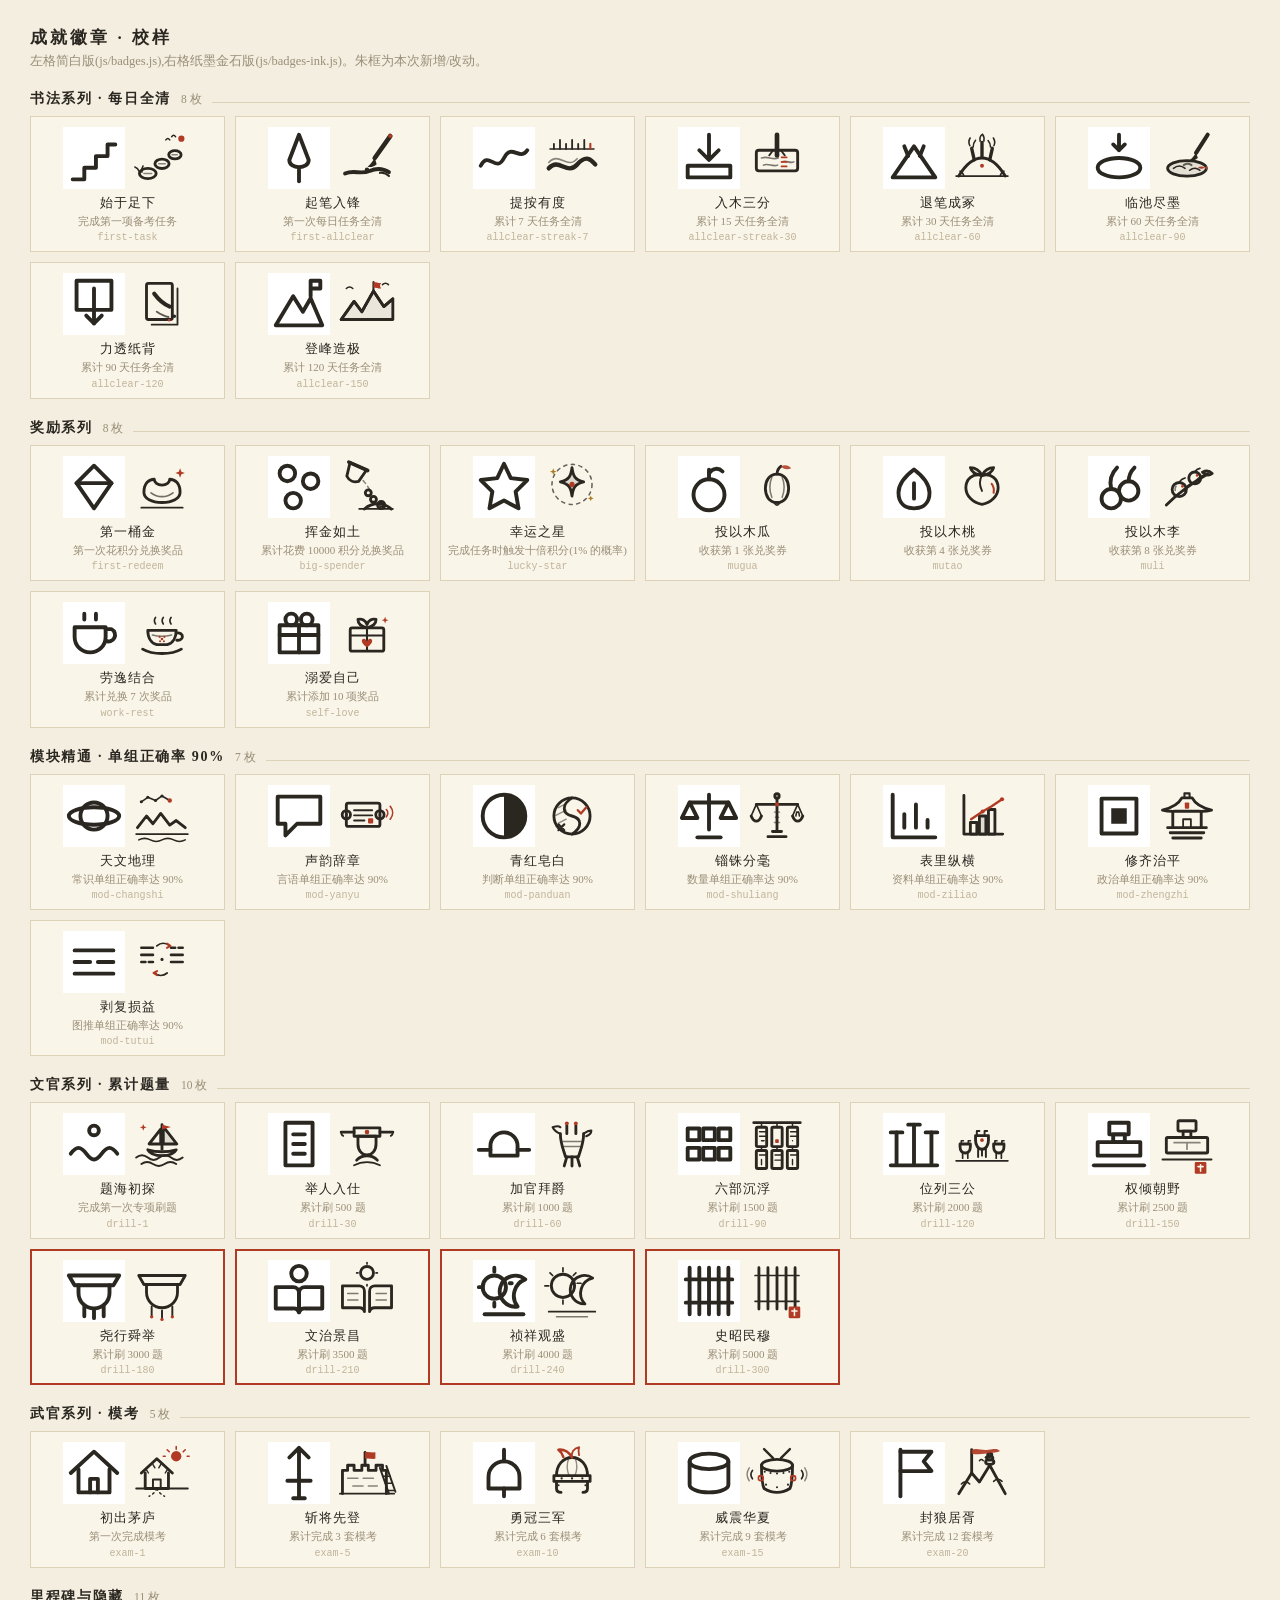
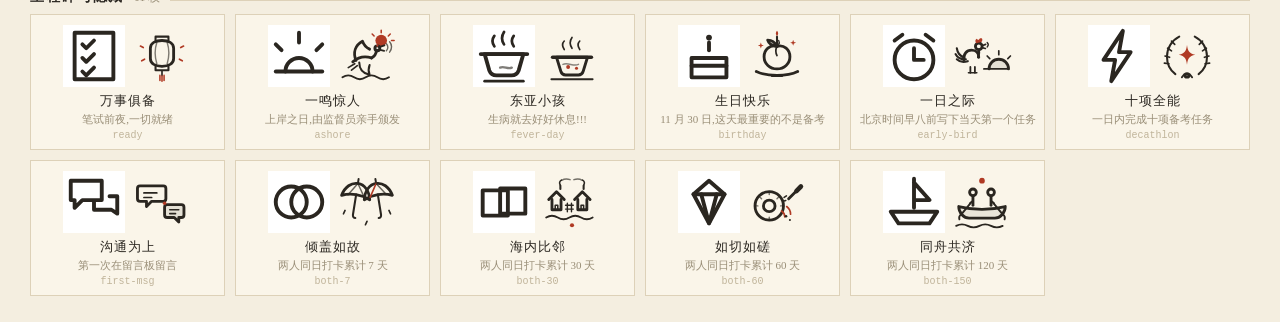
<file: qa-badges.html>
<!DOCTYPE html>
<html lang="zh-CN">
<head>
<meta charset="utf-8">
<title>成就徽章 · 校样</title>
<style>
  body {
    margin: 0; padding: 26px 30px;
    background: #f4eee0; color: #2a2620;
    font-family: "Noto Serif SC", "Songti SC", "SimSun", serif;
  }
  h1 { font-size: 17px; letter-spacing: .18em; font-weight: 600; margin: 0 0 4px; }
  .sub { font-size: 12.5px; color: #998e77; margin: 0 0 20px; }
  .band { display: flex; align-items: baseline; gap: 10px; margin: 20px 0 8px; }
  .band b { font-size: 14px; letter-spacing: .12em; }
  .band span { font-size: 11.5px; color: #998e77; }
  .band::after { content: ""; flex: 1; height: 1px; background: #ddd1b8; }
  .grid { display: grid; grid-template-columns: repeat(6, 1fr); gap: 10px; }
  .cell {
    background: #faf5e9; border: 1px solid #ddd1b8;
    padding: 10px 6px 8px; text-align: center;
  }
  .cell.new { border-color: #b03a24; box-shadow: 0 0 0 1px #b03a24 inset; }
  .pair { display: flex; justify-content: center; gap: 6px; }
  .pair > div { width: 62px; height: 62px; color: #2a2620; }
  .pair svg { width: 100%; height: 100%; display: block; }
  .pair .plain { background: #fff; }
  .nm { font-size: 12.5px; margin-top: 6px; letter-spacing: .08em; }
  .ds { font-size: 11px; color: #998e77; margin-top: 2px; line-height: 1.4; }
  .id { font-size: 10px; color: #c0b49a; margin-top: 3px; font-family: ui-monospace, monospace; }
</style>
</head>
<body>
<h1>成就徽章 · 校样</h1>
<p class="sub">左格简白版(js/badges.js),右格纸墨金石版(js/badges-ink.js)。朱框为本次新增/改动。</p>
<div id="out"></div>

<script src="js/badges.js"></script>
<script src="js/badges-ink.js"></script>
<script>
(function () {
  // 分组只用于校样排版,与主站无关
  const BANDS = [
    ["书法系列 · 每日全清", id => id.startsWith("first-task") || id.startsWith("first-allclear") || id.startsWith("allclear")],
    ["奖励系列", id => ["first-redeem","big-spender","lucky-star","mugua","mutao","muli","work-rest","self-love"].includes(id)],
    ["模块精通 · 单组正确率 90%", id => id.startsWith("mod-")],
    ["文官系列 · 累计题量", id => id.startsWith("drill-")],
    ["武官系列 · 模考", id => id.startsWith("exam-")],
    ["里程碑与隐藏", () => true],
  ];
  const NEW = ["drill-180","drill-210","drill-240","drill-300"];
  const ink = window.BadgeInkIcons || {};
  const rest = window.Badges.LIST.slice();
  const out = document.getElementById("out");

  for (const [title, match] of BANDS) {
    const mine = [];
    for (let i = rest.length - 1; i >= 0; i--) {
      if (match(rest[i].id)) mine.unshift(rest.splice(i, 1)[0]);
    }
    if (!mine.length) continue;
    const band = document.createElement("div");
    band.className = "band";
    band.innerHTML = "<b>" + title + "</b><span>" + mine.length + " 枚</span>";
    out.appendChild(band);
    const grid = document.createElement("div");
    grid.className = "grid";
    for (const b of mine) {
      const cell = document.createElement("div");
      cell.className = "cell" + (NEW.includes(b.id) ? " new" : "");
      cell.innerHTML = '<div class="pair"><div class="plain">' + b.icon + "</div>"
        + "<div>" + (ink[b.id] || "") + "</div></div>"
        + '<div class="nm">' + b.name + "</div>"
        + '<div class="ds">' + b.desc + "</div>"
        + '<div class="id">' + b.id + "</div>";
      grid.appendChild(cell);
    }
    out.appendChild(grid);
  }
})();
</script>
</body>
</html>
</file>
